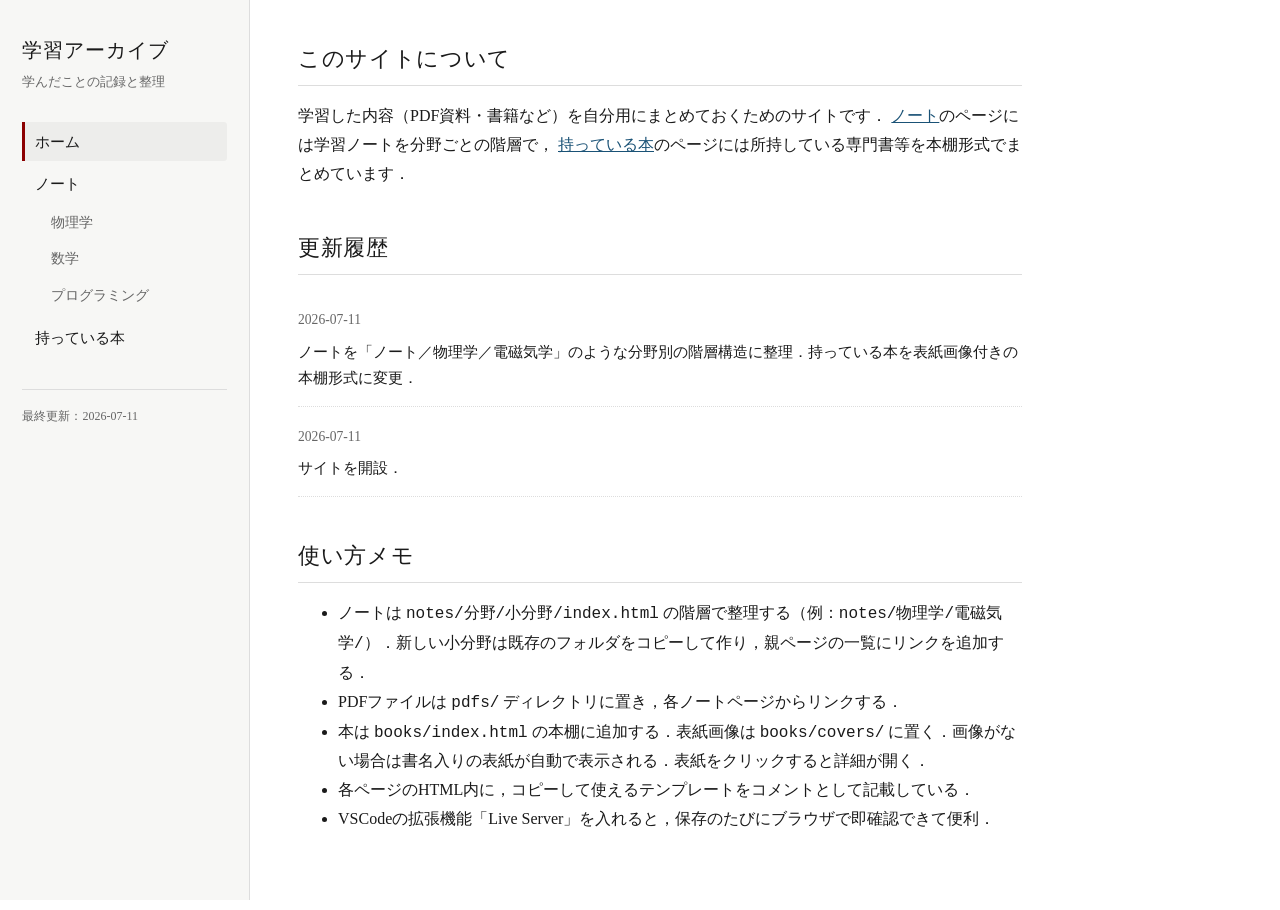
<file: index.html>
<!DOCTYPE html>
<html lang="ja">
<head>
  <meta charset="UTF-8">
  <meta name="viewport" content="width=device-width, initial-scale=1.0">
  <title>学習アーカイブ</title>
  <link rel="stylesheet" href="style.css">
</head>
<body>

  <aside class="sidebar">
    <p class="site-title"><a href="index.html">学習アーカイブ</a></p>
    <p class="site-subtitle">学んだことの記録と整理</p>
    <nav>
      <ul>
        <li><a href="index.html" class="active">ホーム</a></li>
        <li>
          <a href="notes/index.html">ノート</a>
          <ul>
            <li><a href="notes/物理学/index.html">物理学</a></li>
            <li><a href="notes/数学/index.html">数学</a></li>
            <li><a href="notes/プログラミング/index.html">プログラミング</a></li>
            <!-- 新しい分野はここに追加（各ページのサイドバーも同様に） -->
          </ul>
        </li>
        <li><a href="books/index.html">持っている本</a></li>
      </ul>
    </nav>
    <div class="sidebar-foot">最終更新：2026-07-11</div>
  </aside>

  <div class="main-area">
    <main>

      <h2>このサイトについて</h2>
      <p>
        学習した内容（PDF資料・書籍など）を自分用にまとめておくためのサイトです．
        <a href="notes/index.html">ノート</a>のページには学習ノートを分野ごとの階層で，
        <a href="books/index.html">持っている本</a>のページには所持している専門書等を本棚形式でまとめています．
      </p>

      <h2>更新履歴</h2>
      <!-- 新しい更新は一番上に追加する -->
      <ul class="entry-list">
        <li>
          <span class="entry-meta">2026-07-11</span>
          <div class="entry-note">ノートを「ノート／物理学／電磁気学」のような分野別の階層構造に整理．持っている本を表紙画像付きの本棚形式に変更．</div>
        </li>
        <li>
          <span class="entry-meta">2026-07-11</span>
          <div class="entry-note">サイトを開設．</div>
        </li>
        <!-- ▼ 更新履歴のテンプレート（コピーして使う） ▼
        <li>
          <span class="entry-meta">YYYY-MM-DD</span>
          <div class="entry-note">〇〇に関する資料を追加．</div>
        </li>
        -->
      </ul>

      <h2>使い方メモ</h2>
      <ul>
        <li>ノートは <code>notes/分野/小分野/index.html</code> の階層で整理する（例：<code>notes/物理学/電磁気学/</code>）．新しい小分野は既存のフォルダをコピーして作り，親ページの一覧にリンクを追加する．</li>
        <li>PDFファイルは <code>pdfs/</code> ディレクトリに置き，各ノートページからリンクする．</li>
        <li>本は <code>books/index.html</code> の本棚に追加する．表紙画像は <code>books/covers/</code> に置く．画像がない場合は書名入りの表紙が自動で表示される．表紙をクリックすると詳細が開く．</li>
        <li>各ページのHTML内に，コピーして使えるテンプレートをコメントとして記載している．</li>
        <li>VSCodeの拡張機能「Live Server」を入れると，保存のたびにブラウザで即確認できて便利．</li>
      </ul>

    </main>
  </div>

</body>
</html>
</file>
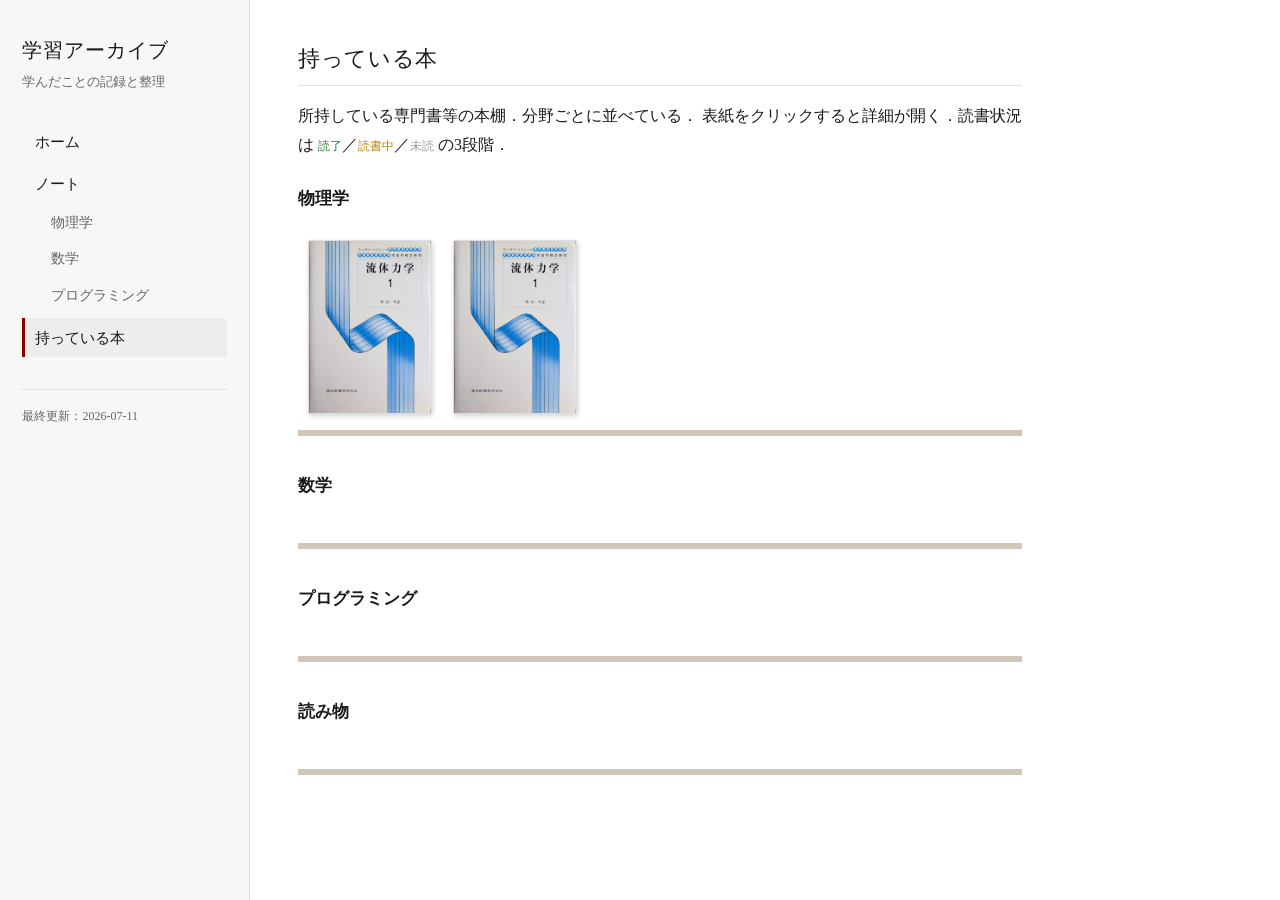
<file: books/index.html>
<!DOCTYPE html>
<html lang="ja">
<head>
  <meta charset="UTF-8">
  <meta name="viewport" content="width=device-width, initial-scale=1.0">
  <title>持っている本 | 学習アーカイブ</title>
  <link rel="stylesheet" href="../style.css">
</head>
<body>

  <aside class="sidebar">
    <p class="site-title"><a href="../index.html">学習アーカイブ</a></p>
    <p class="site-subtitle">学んだことの記録と整理</p>
    <nav>
      <ul>
        <li><a href="../index.html">ホーム</a></li>
        <li>
          <a href="../notes/index.html">ノート</a>
          <ul>
            <li><a href="../notes/物理学/index.html">物理学</a></li>
            <li><a href="../notes/数学/index.html">数学</a></li>
            <li><a href="../notes/プログラミング/index.html">プログラミング</a></li>
            <!-- 新しい分野はここに追加（各ページのサイドバーも同様に） -->
          </ul>
        </li>
        <li><a href="./index.html" class="active">持っている本</a></li>
      </ul>
    </nav>
    <div class="sidebar-foot">最終更新：2026-07-11</div>
  </aside>

  <div class="main-area">
    <main>

      <h2>持っている本</h2>
      <p>
        所持している専門書等の本棚．分野ごとに並べている．
        表紙をクリックすると詳細が開く．読書状況は
        <span class="status done">読了</span>／<span class="status reading">読書中</span>／<span class="status unread">未読</span>
        の3段階．
      </p>

      <!-- ==============================================
           本の追加方法：
           1. 表紙画像を books/covers/ に置く（例：covers/砂川電磁気学.jpg）．
              画像がなくてもよい．その場合は書名入りの表紙が自動で表示される．
           2. 下のテンプレートをコピーして，該当する分野の
              <div class="bookshelf"> の中に貼り付け，内容を書き換える．

           data-status は done（読了）／reading（読書中）／unread（未読）の3種類．

           ▼ テンプレート ▼
      <button class="book" type="button"
              data-title="書名"
              data-author="著者名"
              data-pub="出版社，発行年"
              data-status="unread"
              data-note="ひとことメモ（任意）">
        <span class="book-cover">
          <img src="covers/ファイル名.jpg" alt="" loading="lazy"
               onerror="this.parentElement.classList.add('no-image'); this.remove();">
          <span class="book-cover-title">書名</span>
        </span>
      </button>

           分野（h3の棚）を増やすときは，
           <h3>分野名</h3> と <div class="bookshelf">…</div> のセットをコピーする．
           ============================================== -->

      <h3>物理学</h3>
      <div class="bookshelf">
        <button class="book" type="button"
                data-title="流体力学1"
                data-author="ランダウ=リフシッツ"
                data-pub="東京図書，1993"
                data-status="reading"
                data-note="このボタンはサンプル．テンプレートをコピーして書き換える．">
          <span class="book-cover">
            <img src="covers/ランダウ流体力学1.jpeg" alt="" loading="lazy"
                 onerror="this.parentElement.classList.add('no-image'); this.remove();">
            <span class="book-cover-title">ランダウ流体力学1</span>
          </span>
        </button>
        <button class="book" type="button"
                data-title="流体力学2"
                data-author="ランダウ=リフシッツ"
                data-pub="東京図書，1994"
                data-status="reading"
                data-note="このボタンはサンプル．テンプレートをコピーして書き換える．">
          <span class="book-cover">
            <img src="covers/ランダウ流体力学1.jpeg" alt="" loading="lazy"
                 onerror="this.parentElement.classList.add('no-image'); this.remove();">
            <span class="book-cover-title">ランダウ流体力学2</span>
          </span>
        </button>
        <!-- 物理学の本はここに追加 -->
      </div>

      <h3>数学</h3>
      <div class="bookshelf">
        <!-- 数学の本はここに追加 -->
      </div>

      <h3>プログラミング</h3>
      <div class="bookshelf">
        <!-- プログラミングの本はここに追加 -->
      </div>

      <h3>読み物</h3>
      <div class="bookshelf">
      </div>

    </main>
  </div>

  <!-- 本の詳細ダイアログ（表紙クリックで開く） -->
  <dialog class="book-dialog" id="book-dialog">
    <button class="book-dialog-close" id="book-dialog-close" type="button" aria-label="閉じる">×</button>
    <div class="book-dialog-body">
      <div class="book-dialog-cover" id="book-dialog-cover"></div>
      <div class="book-dialog-info">
        <h3 id="book-dialog-title"></h3>
        <dl>
          <dt>著者</dt>
          <dd id="book-dialog-author"></dd>
          <dt>出版社・年</dt>
          <dd id="book-dialog-pub"></dd>
          <dt>読書状況</dt>
          <dd id="book-dialog-status"></dd>
        </dl>
        <p class="book-dialog-note" id="book-dialog-note"></p>
      </div>
    </div>
  </dialog>

  <script>
    var dialog = document.getElementById('book-dialog');
    var statusLabels = { done: '読了', reading: '読書中', unread: '未読' };

    document.querySelectorAll('.book').forEach(function (book) {
      book.addEventListener('click', function () {
        document.getElementById('book-dialog-title').textContent = book.dataset.title || '';
        document.getElementById('book-dialog-author').textContent = book.dataset.author || '—';
        document.getElementById('book-dialog-pub').textContent = book.dataset.pub || '—';

        var status = book.dataset.status || 'unread';
        var statusEl = document.getElementById('book-dialog-status');
        statusEl.innerHTML = '';
        var span = document.createElement('span');
        span.className = 'status ' + status;
        span.textContent = statusLabels[status] || status;
        statusEl.appendChild(span);

        var noteEl = document.getElementById('book-dialog-note');
        noteEl.textContent = book.dataset.note || '';
        noteEl.style.display = book.dataset.note ? '' : 'none';

        // 表紙は棚のものをそのまま複製して表示する
        var coverSlot = document.getElementById('book-dialog-cover');
        coverSlot.innerHTML = '';
        coverSlot.appendChild(book.querySelector('.book-cover').cloneNode(true));

        dialog.showModal();
      });
    });

    document.getElementById('book-dialog-close').addEventListener('click', function () {
      dialog.close();
    });

    // ダイアログの外側（背景）をクリックしたら閉じる
    dialog.addEventListener('click', function (e) {
      if (e.target === dialog) dialog.close();
    });
  </script>
</body>
</html>
</file>
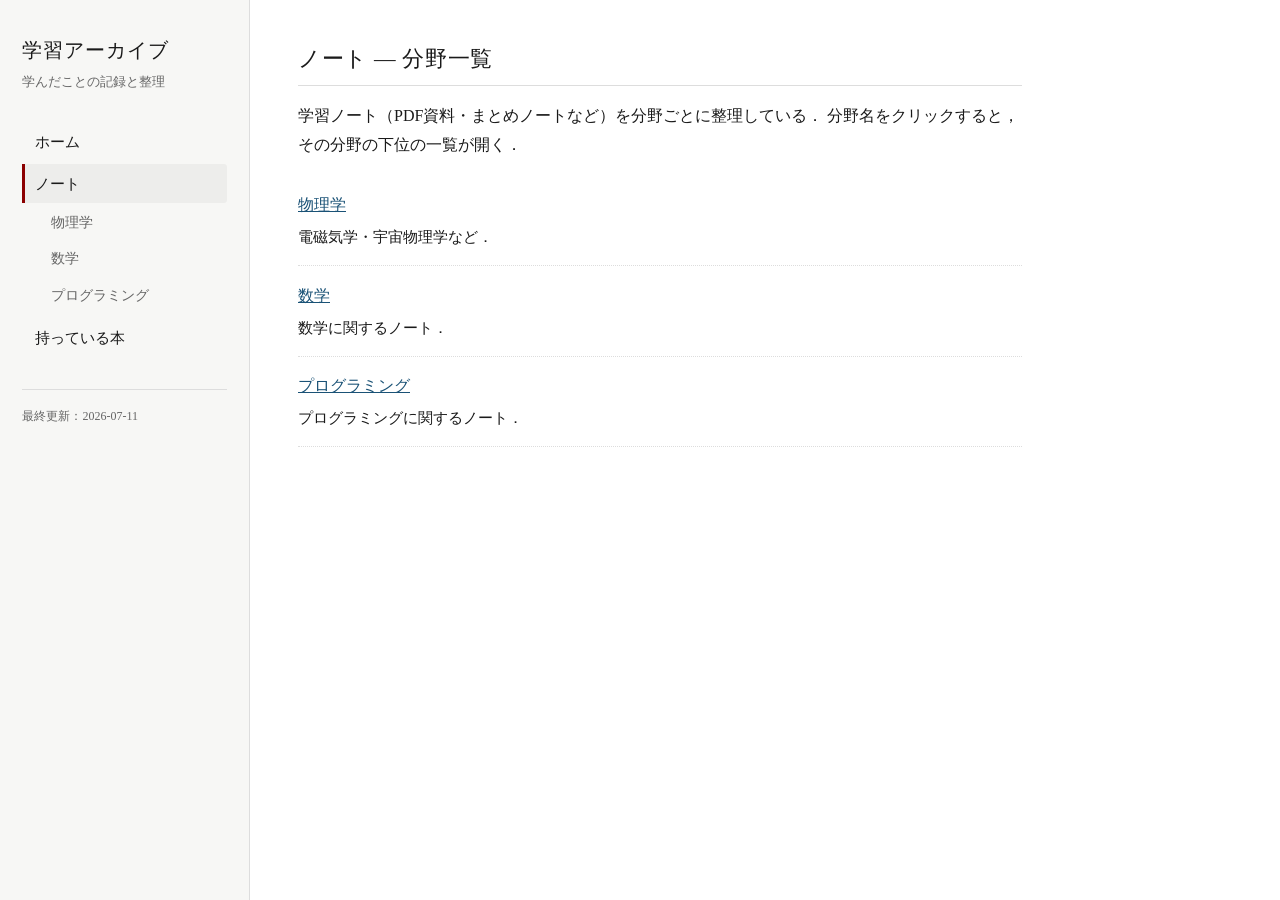
<file: notes/index.html>
<!DOCTYPE html>
<html lang="ja">
<head>
  <meta charset="UTF-8">
  <meta name="viewport" content="width=device-width, initial-scale=1.0">
  <title>ノート | 学習アーカイブ</title>
  <link rel="stylesheet" href="../style.css">
</head>
<body>

  <aside class="sidebar">
    <p class="site-title"><a href="../index.html">学習アーカイブ</a></p>
    <p class="site-subtitle">学んだことの記録と整理</p>
    <nav>
      <ul>
        <li><a href="../index.html">ホーム</a></li>
        <li>
          <a href="./index.html" class="active">ノート</a>
          <ul>
            <li><a href="物理学/index.html">物理学</a></li>
            <li><a href="数学/index.html">数学</a></li>
            <li><a href="プログラミング/index.html">プログラミング</a></li>
            <!-- 新しい分野はここに追加（各ページのサイドバーも同様に） -->
          </ul>
        </li>
        <li><a href="../books/index.html">持っている本</a></li>
      </ul>
    </nav>
    <div class="sidebar-foot">最終更新：2026-07-11</div>
  </aside>

  <div class="main-area">
    <main>

      <h2>ノート — 分野一覧</h2>
      <p>
        学習ノート（PDF資料・まとめノートなど）を分野ごとに整理している．
        分野名をクリックすると，その分野の下位の一覧が開く．
      </p>

      <!-- ==============================================
           分野の追加方法：
           1. notes/物理学/ フォルダをまねて notes/分野名/index.html を作る
           2. 下のテンプレートをコピーして，この一覧にリンクを追加する
           3. 全ページのサイドバーの「ノート」の下にもリンクを追加する

           ▼ テンプレート ▼
      <li>
        <div class="entry-title">
          <a href="分野名/index.html">分野名</a>
        </div>
        <div class="entry-note">この分野の簡単な説明（任意）．</div>
      </li>
           ============================================== -->

      <ul class="entry-list">
        <li>
          <div class="entry-title">
            <a href="物理学/index.html">物理学</a>
          </div>
          <div class="entry-note">電磁気学・宇宙物理学など．</div>
        </li>
        <li>
          <div class="entry-title">
            <a href="数学/index.html">数学</a>
          </div>
          <div class="entry-note">数学に関するノート．</div>
        </li>
        <li>
          <div class="entry-title">
            <a href="プログラミング/index.html">プログラミング</a>
          </div>
          <div class="entry-note">プログラミングに関するノート．</div>
        </li>
        <!-- 新しい分野はここに追加 -->
      </ul>

    </main>
  </div>

</body>
</html>
</file>
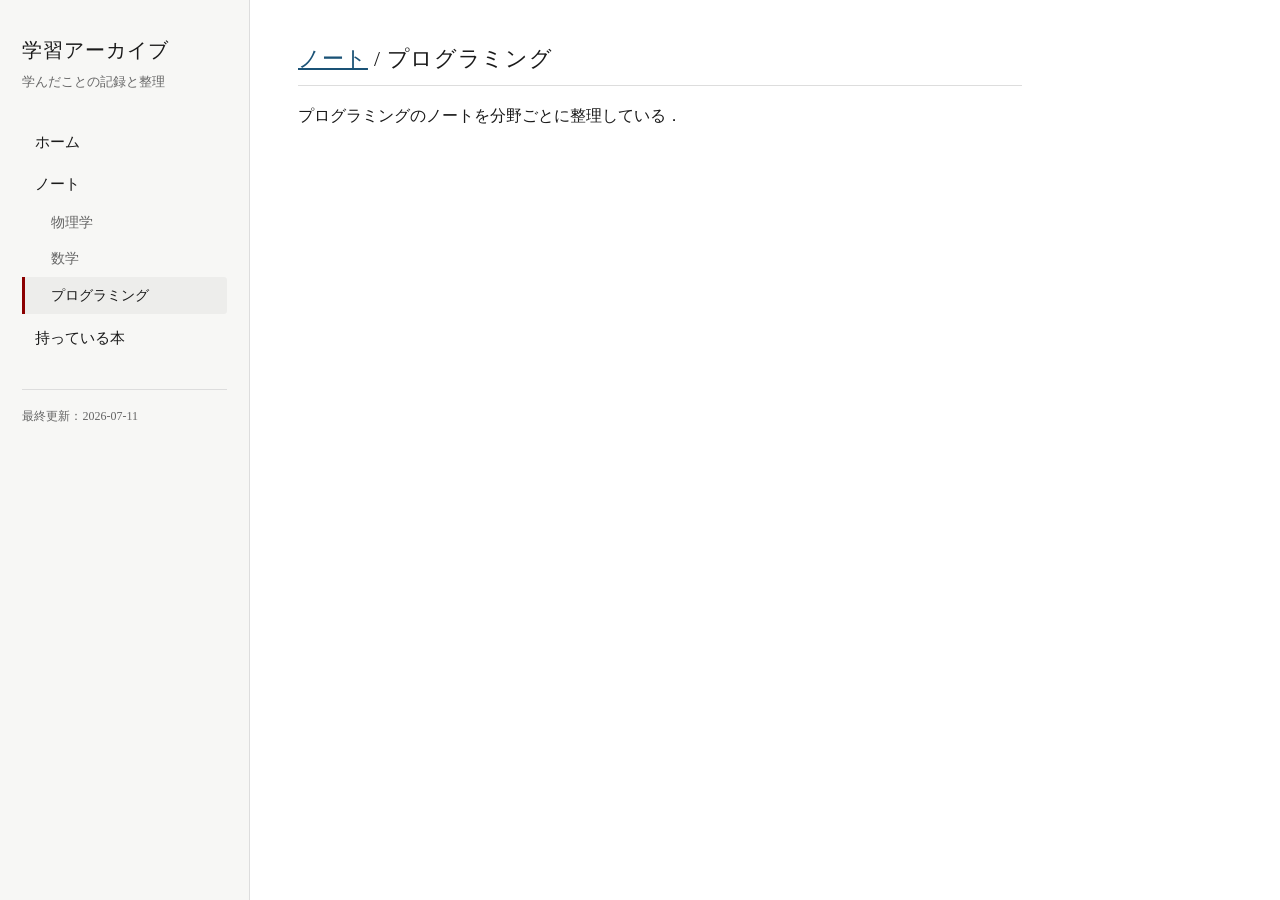
<file: notes/プログラミング/index.html>
<!DOCTYPE html>
<html lang="ja">
<head>
  <meta charset="UTF-8">
  <meta name="viewport" content="width=device-width, initial-scale=1.0">
  <title>プログラミング | ノート | 学習アーカイブ</title>
  <link rel="stylesheet" href="../../style.css">
</head>
<body>

  <aside class="sidebar">
    <p class="site-title"><a href="../../index.html">学習アーカイブ</a></p>
    <p class="site-subtitle">学んだことの記録と整理</p>
    <nav>
      <ul>
        <li><a href="../../index.html">ホーム</a></li>
        <li>
          <a href="../index.html">ノート</a>
          <ul>
            <li><a href="../物理学/index.html">物理学</a></li>
            <li><a href="../数学/index.html">数学</a></li>
            <li><a href="./index.html" class="active">プログラミング</a></li>
            <!-- 新しい分野はここに追加（各ページのサイドバーも同様に） -->
          </ul>
        </li>
        <li><a href="../../books/index.html">持っている本</a></li>
      </ul>
    </nav>
    <div class="sidebar-foot">最終更新：2026-07-11</div>
  </aside>

  <div class="main-area">
    <main>

      <h2><a href="../index.html">ノート</a> / プログラミング</h2>
      <p>
        プログラミングのノートを分野ごとに整理している．
      </p>

      <!-- ==============================================
           分野の追加方法：
           1. ../物理学/電磁気学/ フォルダをまねて 分野名/index.html を作る
           2. 下のテンプレートをコピーして，この一覧にリンクを追加する

           ▼ テンプレート ▼
      <li>
        <div class="entry-title">
          <a href="分野名/index.html">分野名</a>
        </div>
        <div class="entry-note">この分野の簡単な説明（任意）．</div>
      </li>
           ============================================== -->

      <ul class="entry-list">
        <!-- まだ分野がない．追加するときは上のテンプレートをコピーする． -->
      </ul>

    </main>
  </div>

</body>
</html>
</file>
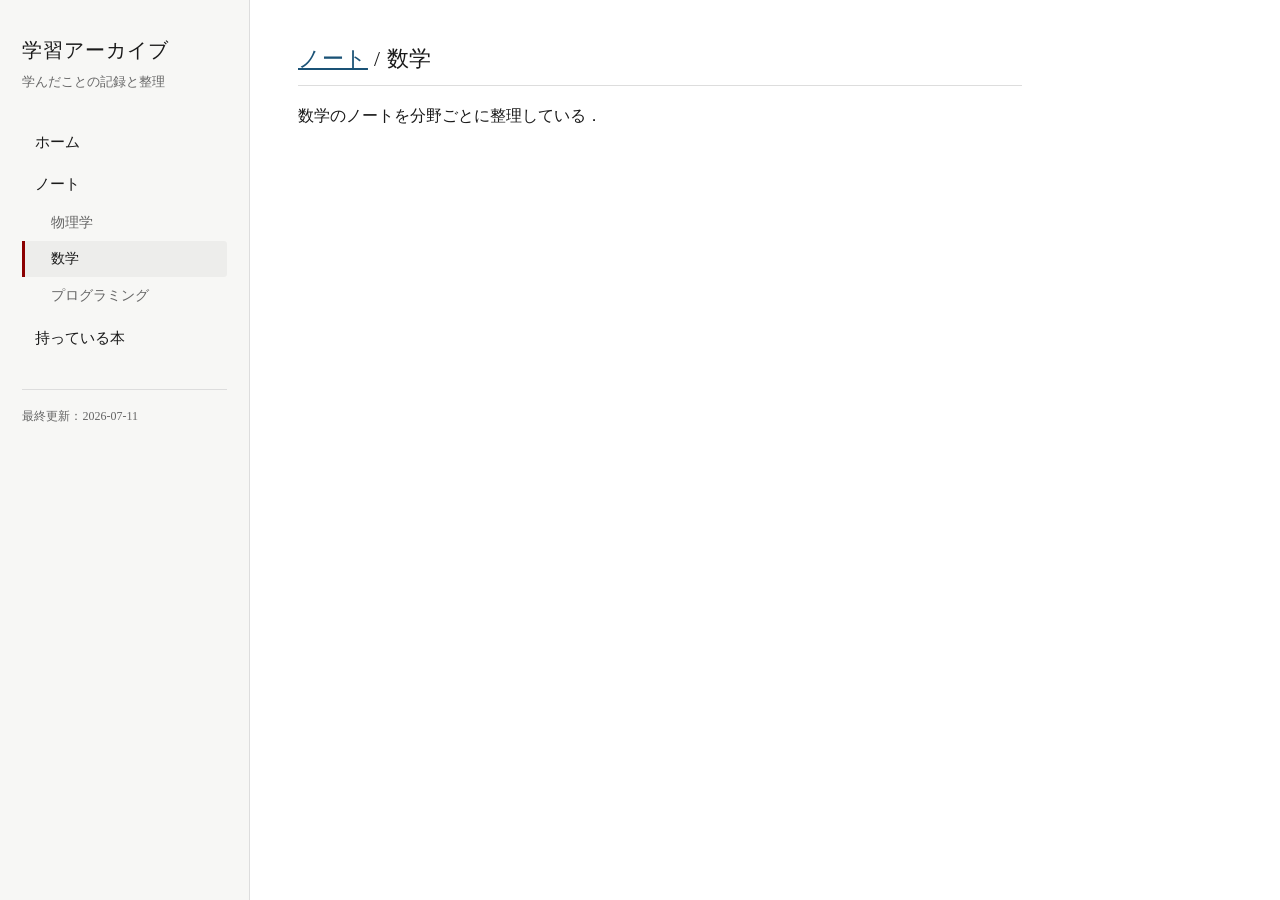
<file: notes/数学/index.html>
<!DOCTYPE html>
<html lang="ja">
<head>
  <meta charset="UTF-8">
  <meta name="viewport" content="width=device-width, initial-scale=1.0">
  <title>数学 | ノート | 学習アーカイブ</title>
  <link rel="stylesheet" href="../../style.css">
</head>
<body>

  <aside class="sidebar">
    <p class="site-title"><a href="../../index.html">学習アーカイブ</a></p>
    <p class="site-subtitle">学んだことの記録と整理</p>
    <nav>
      <ul>
        <li><a href="../../index.html">ホーム</a></li>
        <li>
          <a href="../index.html">ノート</a>
          <ul>
            <li><a href="../物理学/index.html">物理学</a></li>
            <li><a href="./index.html" class="active">数学</a></li>
            <li><a href="../プログラミング/index.html">プログラミング</a></li>
            <!-- 新しい分野はここに追加（各ページのサイドバーも同様に） -->
          </ul>
        </li>
        <li><a href="../../books/index.html">持っている本</a></li>
      </ul>
    </nav>
    <div class="sidebar-foot">最終更新：2026-07-11</div>
  </aside>

  <div class="main-area">
    <main>

      <h2><a href="../index.html">ノート</a> / 数学</h2>
      <p>
        数学のノートを分野ごとに整理している．
      </p>

      <!-- ==============================================
           分野の追加方法：
           1. ../物理学/電磁気学/ フォルダをまねて 分野名/index.html を作る
           2. 下のテンプレートをコピーして，この一覧にリンクを追加する

           ▼ テンプレート ▼
      <li>
        <div class="entry-title">
          <a href="分野名/index.html">分野名</a>
        </div>
        <div class="entry-note">この分野の簡単な説明（任意）．</div>
      </li>
           ============================================== -->

      <ul class="entry-list">
        <!-- まだ分野がない．追加するときは上のテンプレートをコピーする． -->
      </ul>

    </main>
  </div>

</body>
</html>
</file>
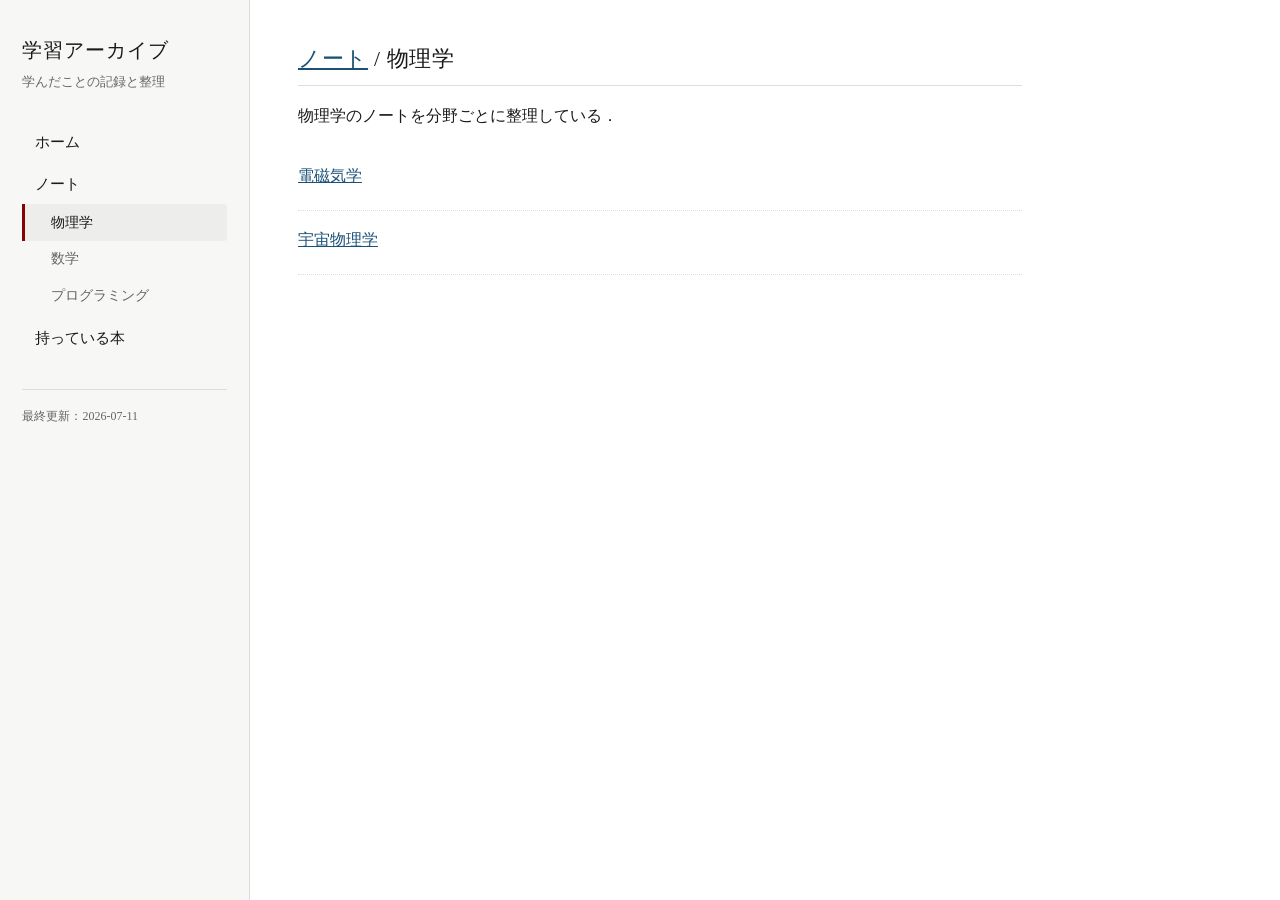
<file: notes/物理学/index.html>
<!DOCTYPE html>
<html lang="ja">
<head>
  <meta charset="UTF-8">
  <meta name="viewport" content="width=device-width, initial-scale=1.0">
  <title>物理学 | ノート | 学習アーカイブ</title>
  <link rel="stylesheet" href="../../style.css">
</head>
<body>

  <aside class="sidebar">
    <p class="site-title"><a href="../../index.html">学習アーカイブ</a></p>
    <p class="site-subtitle">学んだことの記録と整理</p>
    <nav>
      <ul>
        <li><a href="../../index.html">ホーム</a></li>
        <li>
          <a href="../index.html">ノート</a>
          <ul>
            <li><a href="./index.html" class="active">物理学</a></li>
            <li><a href="../数学/index.html">数学</a></li>
            <li><a href="../プログラミング/index.html">プログラミング</a></li>
            <!-- 新しい分野はここに追加（各ページのサイドバーも同様に） -->
          </ul>
        </li>
        <li><a href="../../books/index.html">持っている本</a></li>
      </ul>
    </nav>
    <div class="sidebar-foot">最終更新：2026-07-11</div>
  </aside>

  <div class="main-area">
    <main>

      <h2><a href="../index.html">ノート</a> / 物理学</h2>
      <p>
        物理学のノートを分野ごとに整理している．
      </p>

      <!-- ==============================================
           分野の追加方法：
           1. 電磁気学/ フォルダをまねて 分野名/index.html を作る
           2. 下のテンプレートをコピーして，この一覧にリンクを追加する

           ▼ テンプレート ▼
      <li>
        <div class="entry-title">
          <a href="分野名/index.html">分野名</a>
        </div>
        <div class="entry-note">この分野の簡単な説明（任意）．</div>
      </li>
           ============================================== -->

      <ul class="entry-list">
        <li>
          <div class="entry-title">
            <a href="電磁気学/index.html">電磁気学</a>
          </div>
          <div class="entry-note"></div>
        </li>
        <li>
          <div class="entry-title">
            <a href="宇宙物理学/index.html">宇宙物理学</a>
          </div>
          <div class="entry-note"></div>
        </li>
        <!-- 新しい分野はここに追加 -->
      </ul>

    </main>
  </div>

</body>
</html>
</file>
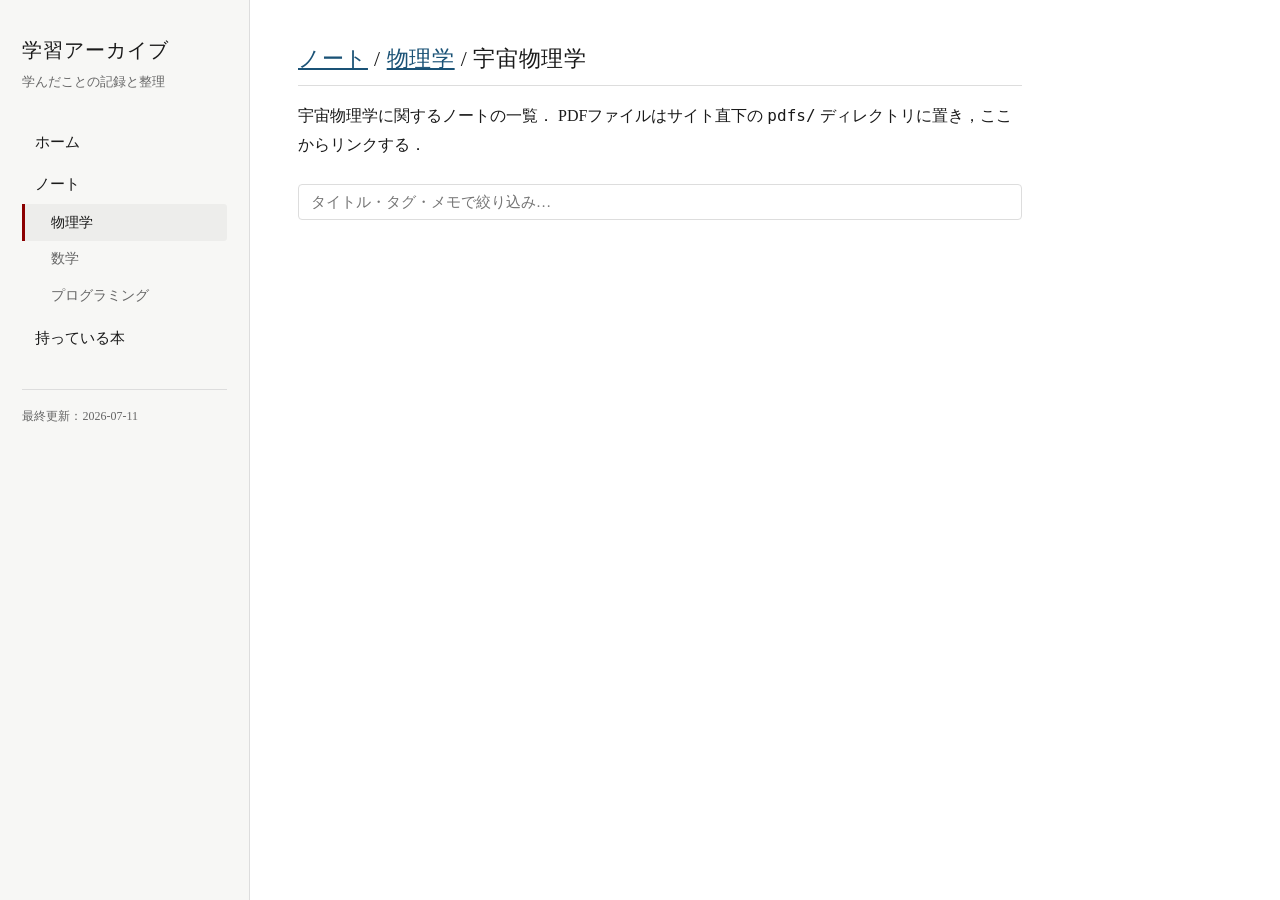
<file: notes/物理学/宇宙物理学/index.html>
<!DOCTYPE html>
<html lang="ja">
<head>
  <meta charset="UTF-8">
  <meta name="viewport" content="width=device-width, initial-scale=1.0">
  <title>宇宙物理学 | 物理学 | ノート | 学習アーカイブ</title>
  <link rel="stylesheet" href="../../../style.css">
</head>
<body>

  <aside class="sidebar">
    <p class="site-title"><a href="../../../index.html">学習アーカイブ</a></p>
    <p class="site-subtitle">学んだことの記録と整理</p>
    <nav>
      <ul>
        <li><a href="../../../index.html">ホーム</a></li>
        <li>
          <a href="../../index.html">ノート</a>
          <ul>
            <li><a href="../index.html" class="active">物理学</a></li>
            <li><a href="../../数学/index.html">数学</a></li>
            <li><a href="../../プログラミング/index.html">プログラミング</a></li>
            <!-- 新しい分野はここに追加（各ページのサイドバーも同様に） -->
          </ul>
        </li>
        <li><a href="../../../books/index.html">持っている本</a></li>
      </ul>
    </nav>
    <div class="sidebar-foot">最終更新：2026-07-11</div>
  </aside>

  <div class="main-area">
    <main>

      <h2><a href="../../index.html">ノート</a> / <a href="../index.html">物理学</a> / 宇宙物理学</h2>
      <p>
        宇宙物理学に関するノートの一覧．
        PDFファイルはサイト直下の <code>pdfs/</code> ディレクトリに置き，ここからリンクする．
      </p>

      <input type="text" class="filter-box" id="filter"
             placeholder="タイトル・タグ・メモで絞り込み…">

      <!-- ==============================================
           ノートの追加方法：
           下のテンプレートをコピーして <ul> の先頭に貼り付け，
           内容を書き換える（新しいものほど上に置く）．

           ▼ テンプレート ▼
      <li>
        <div class="entry-title">
          <a href="../../../pdfs/ファイル名.pdf">ノートのタイトル</a>
        </div>
        <div class="entry-meta">
          作成年など．
          <span class="tag">タグ1</span><span class="tag">タグ2</span>
        </div>
        <div class="entry-note">
          内容の要約や学んだことのメモをここに書く．
        </div>
      </li>
           ============================================== -->

      <ul class="entry-list" id="entry-list">
        <!-- まだノートがない．追加するときは上のテンプレートをコピーする． -->
      </ul>

    </main>
  </div>

  <script>
    // 入力に応じてリストを絞り込む（タイトル・メタ情報・メモの全文が対象）
    document.getElementById('filter').addEventListener('input', function () {
      var query = this.value.toLowerCase();
      document.querySelectorAll('#entry-list > li').forEach(function (li) {
        li.style.display = li.textContent.toLowerCase().includes(query) ? '' : 'none';
      });
    });
  </script>
</body>
</html>
</file>
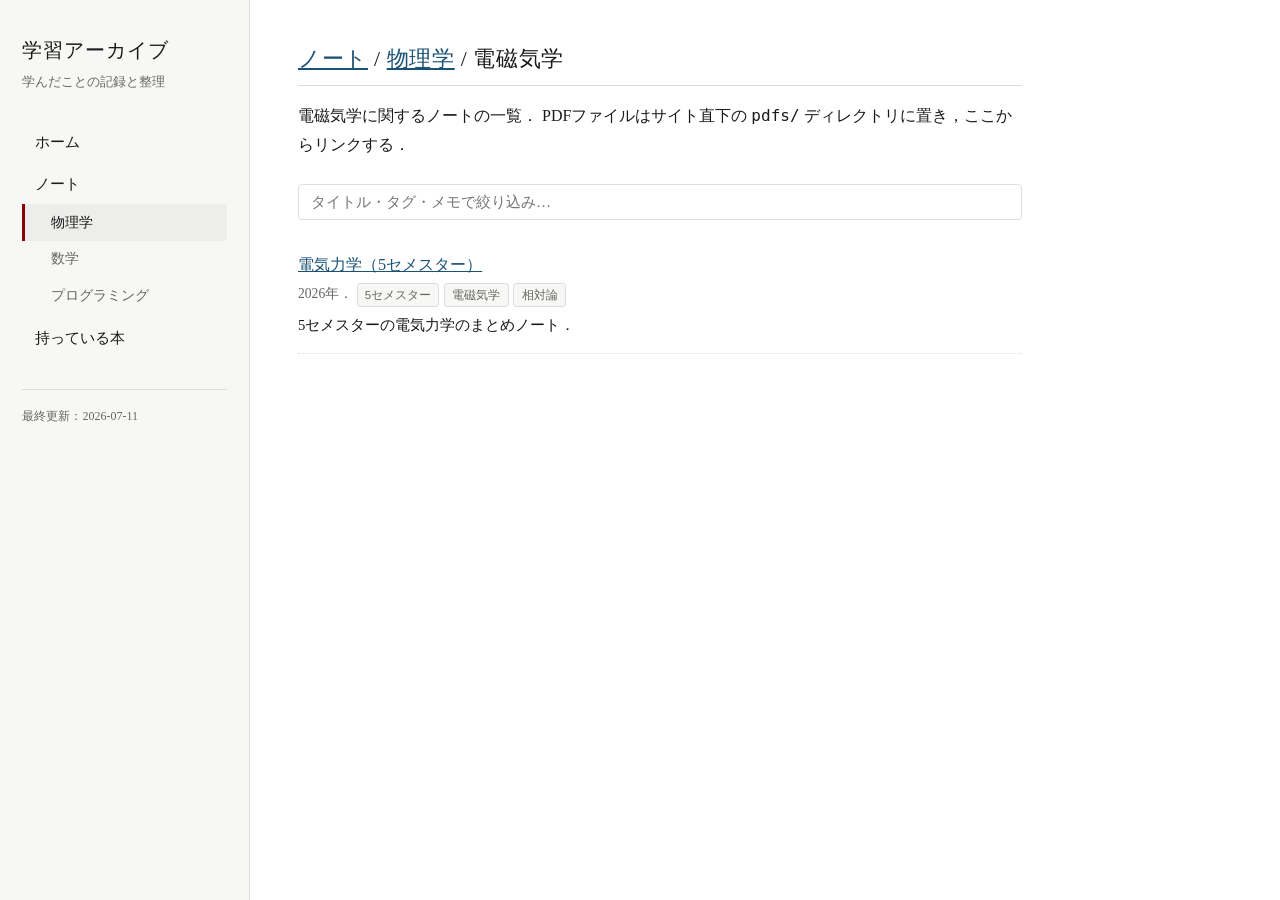
<file: notes/物理学/電磁気学/index.html>
<!DOCTYPE html>
<html lang="ja">
<head>
  <meta charset="UTF-8">
  <meta name="viewport" content="width=device-width, initial-scale=1.0">
  <title>電磁気学 | 物理学 | ノート | 学習アーカイブ</title>
  <link rel="stylesheet" href="../../../style.css">
</head>
<body>

  <aside class="sidebar">
    <p class="site-title"><a href="../../../index.html">学習アーカイブ</a></p>
    <p class="site-subtitle">学んだことの記録と整理</p>
    <nav>
      <ul>
        <li><a href="../../../index.html">ホーム</a></li>
        <li>
          <a href="../../index.html">ノート</a>
          <ul>
            <li><a href="../index.html" class="active">物理学</a></li>
            <li><a href="../../数学/index.html">数学</a></li>
            <li><a href="../../プログラミング/index.html">プログラミング</a></li>
            <!-- 新しい分野はここに追加（各ページのサイドバーも同様に） -->
          </ul>
        </li>
        <li><a href="../../../books/index.html">持っている本</a></li>
      </ul>
    </nav>
    <div class="sidebar-foot">最終更新：2026-07-11</div>
  </aside>

  <div class="main-area">
    <main>

      <h2><a href="../../index.html">ノート</a> / <a href="../index.html">物理学</a> / 電磁気学</h2>
      <p>
        電磁気学に関するノートの一覧．
        PDFファイルはサイト直下の <code>pdfs/</code> ディレクトリに置き，ここからリンクする．
      </p>

      <input type="text" class="filter-box" id="filter"
             placeholder="タイトル・タグ・メモで絞り込み…">

      <!-- ==============================================
           ノートの追加方法：
           下のテンプレートをコピーして <ul> の先頭に貼り付け，
           内容を書き換える（新しいものほど上に置く）．

           ▼ テンプレート ▼
      <li>
        <div class="entry-title">
          <a href="../../../pdfs/ファイル名.pdf">ノートのタイトル</a>
        </div>
        <div class="entry-meta">
          作成年など．
          <span class="tag">タグ1</span><span class="tag">タグ2</span>
        </div>
        <div class="entry-note">
          内容の要約や学んだことのメモをここに書く．
        </div>
      </li>
           ============================================== -->

      <ul class="entry-list" id="entry-list">
        <li>
          <div class="entry-title">
            <a href="../../../pdfs/電気力学まとめノート.pdf">電気力学（5セメスター）</a>
          </div>
          <div class="entry-meta">
            2026年．
            <span class="tag">5セメスター</span><span class="tag">電磁気学</span><span class="tag">相対論</span>
          </div>
          <div class="entry-note">
            5セメスターの電気力学のまとめノート．
          </div>
        </li>
      </ul>

    </main>
  </div>

  <script>
    // 入力に応じてリストを絞り込む（タイトル・メタ情報・メモの全文が対象）
    document.getElementById('filter').addEventListener('input', function () {
      var query = this.value.toLowerCase();
      document.querySelectorAll('#entry-list > li').forEach(function (li) {
        li.style.display = li.textContent.toLowerCase().includes(query) ? '' : 'none';
      });
    });
  </script>
</body>
</html>
</file>
<file: style.css>
/* ===================================================
   学習まとめサイト 共通スタイル
   左サイドバー＋メインコンテンツの2カラム構成
   （github-nakasho.github.io / Just the Docs 風）
   =================================================== */

:root {
  --text: #1a1a1a;
  --text-muted: #666;
  --link: #1a5276;
  --link-hover: #2e86c1;
  --border: #ddd;
  --bg: #ffffff;
  --bg-sidebar: #f7f7f5;
  --accent: #8b0000;
  --sidebar-width: 250px;
}

* {
  box-sizing: border-box;
}

body {
  margin: 0;
  padding: 0;
  font-family: "Hiragino Mincho ProN", "Yu Mincho", "Georgia", serif;
  color: var(--text);
  background: var(--bg);
  line-height: 1.8;
  font-size: 16px;
}

/* ---------- 2カラムレイアウト ---------- */
.sidebar {
  position: fixed;
  top: 0;
  left: 0;
  width: var(--sidebar-width);
  height: 100vh;
  overflow-y: auto;
  background: var(--bg-sidebar);
  border-right: 1px solid var(--border);
  padding: 2rem 1.4rem;
}

.main-area {
  margin-left: var(--sidebar-width);
  padding: 2.5rem 3rem 4rem;
  max-width: 820px;
}

/* ---------- サイドバー：サイト名 ---------- */
.site-title {
  font-size: 1.25rem;
  letter-spacing: 0.05em;
  margin: 0 0 0.2rem;
  font-weight: normal;
}

.site-title a {
  color: var(--text);
  text-decoration: none;
}

.site-subtitle {
  color: var(--text-muted);
  font-size: 0.8rem;
  margin: 0 0 1.75rem;
}

/* ---------- サイドバー：ナビゲーション ---------- */
.sidebar nav ul {
  list-style: none;
  margin: 0;
  padding: 0;
}

.sidebar nav > ul > li {
  margin-bottom: 0.2rem;
}

.sidebar nav a {
  display: block;
  padding: 0.35rem 0.6rem;
  color: var(--text);
  text-decoration: none;
  font-size: 0.95rem;
  border-left: 3px solid transparent;
  border-radius: 0 3px 3px 0;
}

.sidebar nav a:hover {
  color: var(--link-hover);
  background: rgba(0, 0, 0, 0.03);
}

.sidebar nav a.active {
  border-left-color: var(--accent);
  background: rgba(0, 0, 0, 0.04);
}

/* 階層メニュー（蔵書の分野など） */
.sidebar nav ul ul {
  margin: 0.1rem 0 0.3rem;
}

.sidebar nav ul ul a {
  padding-left: 1.6rem;
  font-size: 0.88rem;
  color: var(--text-muted);
}

.sidebar nav ul ul a.active {
  color: var(--text);
}

/* サイドバー下部の小さなリンク・注記 */
.sidebar-foot {
  margin-top: 2rem;
  padding-top: 1rem;
  border-top: 1px solid var(--border);
  font-size: 0.75rem;
  color: var(--text-muted);
}

/* ---------- 見出し ---------- */
h2 {
  font-size: 1.35rem;
  font-weight: normal;
  border-bottom: 1px solid var(--border);
  padding-bottom: 0.4rem;
  margin: 0 0 1rem;
  letter-spacing: 0.03em;
}

main h2 + h2,
main * + h2 {
  margin-top: 2.5rem;
}

h3 {
  font-size: 1.05rem;
  margin: 1.5rem 0 0.5rem;
}

/* ---------- リンク ---------- */
a {
  color: var(--link);
}

a:hover {
  color: var(--link-hover);
}

/* ---------- 資料・文献リスト ---------- */
.entry-list {
  list-style: none;
  margin: 0;
  padding: 0;
}

.entry-list li {
  padding: 0.9rem 0;
  border-bottom: 1px dotted var(--border);
}

.entry-title {
  font-size: 1.02rem;
}

.entry-meta {
  color: var(--text-muted);
  font-size: 0.85rem;
  margin-top: 0.15rem;
}

.entry-note {
  font-size: 0.92rem;
  margin-top: 0.3rem;
}

/* タグ */
.tag {
  display: inline-block;
  font-family: "Hiragino Kaku Gothic ProN", "Yu Gothic", sans-serif;
  font-size: 0.72rem;
  color: var(--text-muted);
  background: var(--bg-sidebar);
  border: 1px solid var(--border);
  border-radius: 3px;
  padding: 0.05rem 0.45rem;
  margin-right: 0.3rem;
  vertical-align: middle;
}

/* ---------- 蔵書テーブル ---------- */
table {
  width: 100%;
  border-collapse: collapse;
  font-size: 0.92rem;
}

th, td {
  text-align: left;
  padding: 0.55rem 0.6rem;
  border-bottom: 1px solid var(--border);
  vertical-align: top;
}

th {
  font-weight: normal;
  color: var(--text-muted);
  font-size: 0.82rem;
  border-bottom: 2px solid var(--border);
  white-space: nowrap;
}

/* 読書状況のラベル */
.status {
  font-family: "Hiragino Kaku Gothic ProN", "Yu Gothic", sans-serif;
  font-size: 0.75rem;
  white-space: nowrap;
}

.status.done     { color: #1e7e34; }
.status.reading  { color: #b8860b; }
.status.unread   { color: #999; }

/* ---------- 絞り込みボックス ---------- */
.filter-box {
  width: 100%;
  padding: 0.5rem 0.75rem;
  font-size: 0.95rem;
  font-family: inherit;
  border: 1px solid var(--border);
  border-radius: 4px;
  margin: 0.5rem 0 1rem;
}

.filter-box:focus {
  outline: none;
  border-color: var(--link-hover);
}

/* ---------- 本棚 ---------- */
.bookshelf {
  display: grid;
  grid-template-columns: repeat(auto-fill, minmax(110px, 1fr));
  gap: 1.6rem 1.3rem;
  align-items: end;
  margin: 1.2rem 0 0.5rem;
  padding: 0.4rem 0.6rem 1rem;
  border-bottom: 6px solid #cfc7b8;
}

.bookshelf + h3 {
  margin-top: 2.2rem;
}

/* 本（クリックで詳細が開くボタン） */
.book {
  display: block;
  width: 100%;
  margin: 0;
  padding: 0;
  border: none;
  background: none;
  cursor: pointer;
  font: inherit;
  text-align: left;
}

.book-cover {
  position: relative;
  display: block;
  aspect-ratio: 5 / 7;
  background: #f3f0e9;
  border: 1px solid var(--border);
  border-radius: 2px;
  box-shadow: 1px 2px 5px rgba(0, 0, 0, 0.18);
  overflow: hidden;
  transition: transform 0.15s ease, box-shadow 0.15s ease;
}

.book:hover .book-cover,
.book:focus-visible .book-cover {
  transform: translateY(-5px);
  box-shadow: 2px 7px 14px rgba(0, 0, 0, 0.25);
}

.book-cover img {
  display: block;
  width: 100%;
  height: 100%;
  object-fit: cover;
}

/* 表紙画像がないときは，書名を表紙風に表示する */
.book-cover-title {
  display: none;
}

.book-cover.no-image .book-cover-title {
  position: absolute;
  inset: 0;
  display: flex;
  align-items: center;
  justify-content: center;
  padding: 0.7rem 0.5rem;
  border-top: 8px solid var(--accent);
  font-size: 0.78rem;
  line-height: 1.6;
  text-align: center;
  color: var(--text);
}

/* ---------- 本の詳細ダイアログ ---------- */
.book-dialog {
  max-width: 560px;
  width: calc(100% - 2.5rem);
  padding: 1.6rem 1.8rem;
  border: 1px solid var(--border);
  border-radius: 4px;
  box-shadow: 0 12px 32px rgba(0, 0, 0, 0.25);
  color: var(--text);
}

.book-dialog::backdrop {
  background: rgba(0, 0, 0, 0.45);
}

.book-dialog-body {
  display: flex;
  gap: 1.6rem;
  align-items: flex-start;
}

.book-dialog-cover {
  flex: 0 0 150px;
}

.book-dialog-info {
  flex: 1;
  min-width: 0;
}

.book-dialog-info h3 {
  margin: 0 0 0.8rem;
  font-size: 1.15rem;
  line-height: 1.6;
}

.book-dialog-info dl {
  margin: 0 0 0.8rem;
  font-size: 0.92rem;
}

.book-dialog-info dt {
  color: var(--text-muted);
  font-size: 0.78rem;
}

.book-dialog-info dd {
  margin: 0 0 0.55rem;
}

.book-dialog-note {
  margin: 0;
  padding-top: 0.7rem;
  border-top: 1px dotted var(--border);
  font-size: 0.9rem;
}

.book-dialog-close {
  position: absolute;
  top: 0.6rem;
  right: 0.8rem;
  border: none;
  background: none;
  cursor: pointer;
  font-size: 1.3rem;
  line-height: 1;
  color: var(--text-muted);
  padding: 0.2rem;
}

.book-dialog-close:hover {
  color: var(--text);
}

/* ---------- フッター ---------- */
footer {
  margin-top: 4rem;
  padding-top: 1rem;
  border-top: 1px solid var(--border);
  color: var(--text-muted);
  font-size: 0.8rem;
}

/* ---------- スマートフォン対応 ----------
   画面が狭いときはサイドバーを上部に積む */
@media (max-width: 800px) {
  body { font-size: 15px; }

  .sidebar {
    position: static;
    width: 100%;
    height: auto;
    border-right: none;
    border-bottom: 1px solid var(--border);
    padding: 1.5rem 1.25rem;
  }

  .main-area {
    margin-left: 0;
    padding: 1.5rem 1.25rem 3rem;
  }

  th, td { padding: 0.45rem 0.4rem; }

  .bookshelf {
    grid-template-columns: repeat(auto-fill, minmax(90px, 1fr));
    gap: 1.2rem 0.9rem;
  }

  .book-dialog-body {
    flex-direction: column;
    align-items: center;
  }

  .book-dialog-cover {
    flex: none;
    width: 130px;
  }
}
</file>
